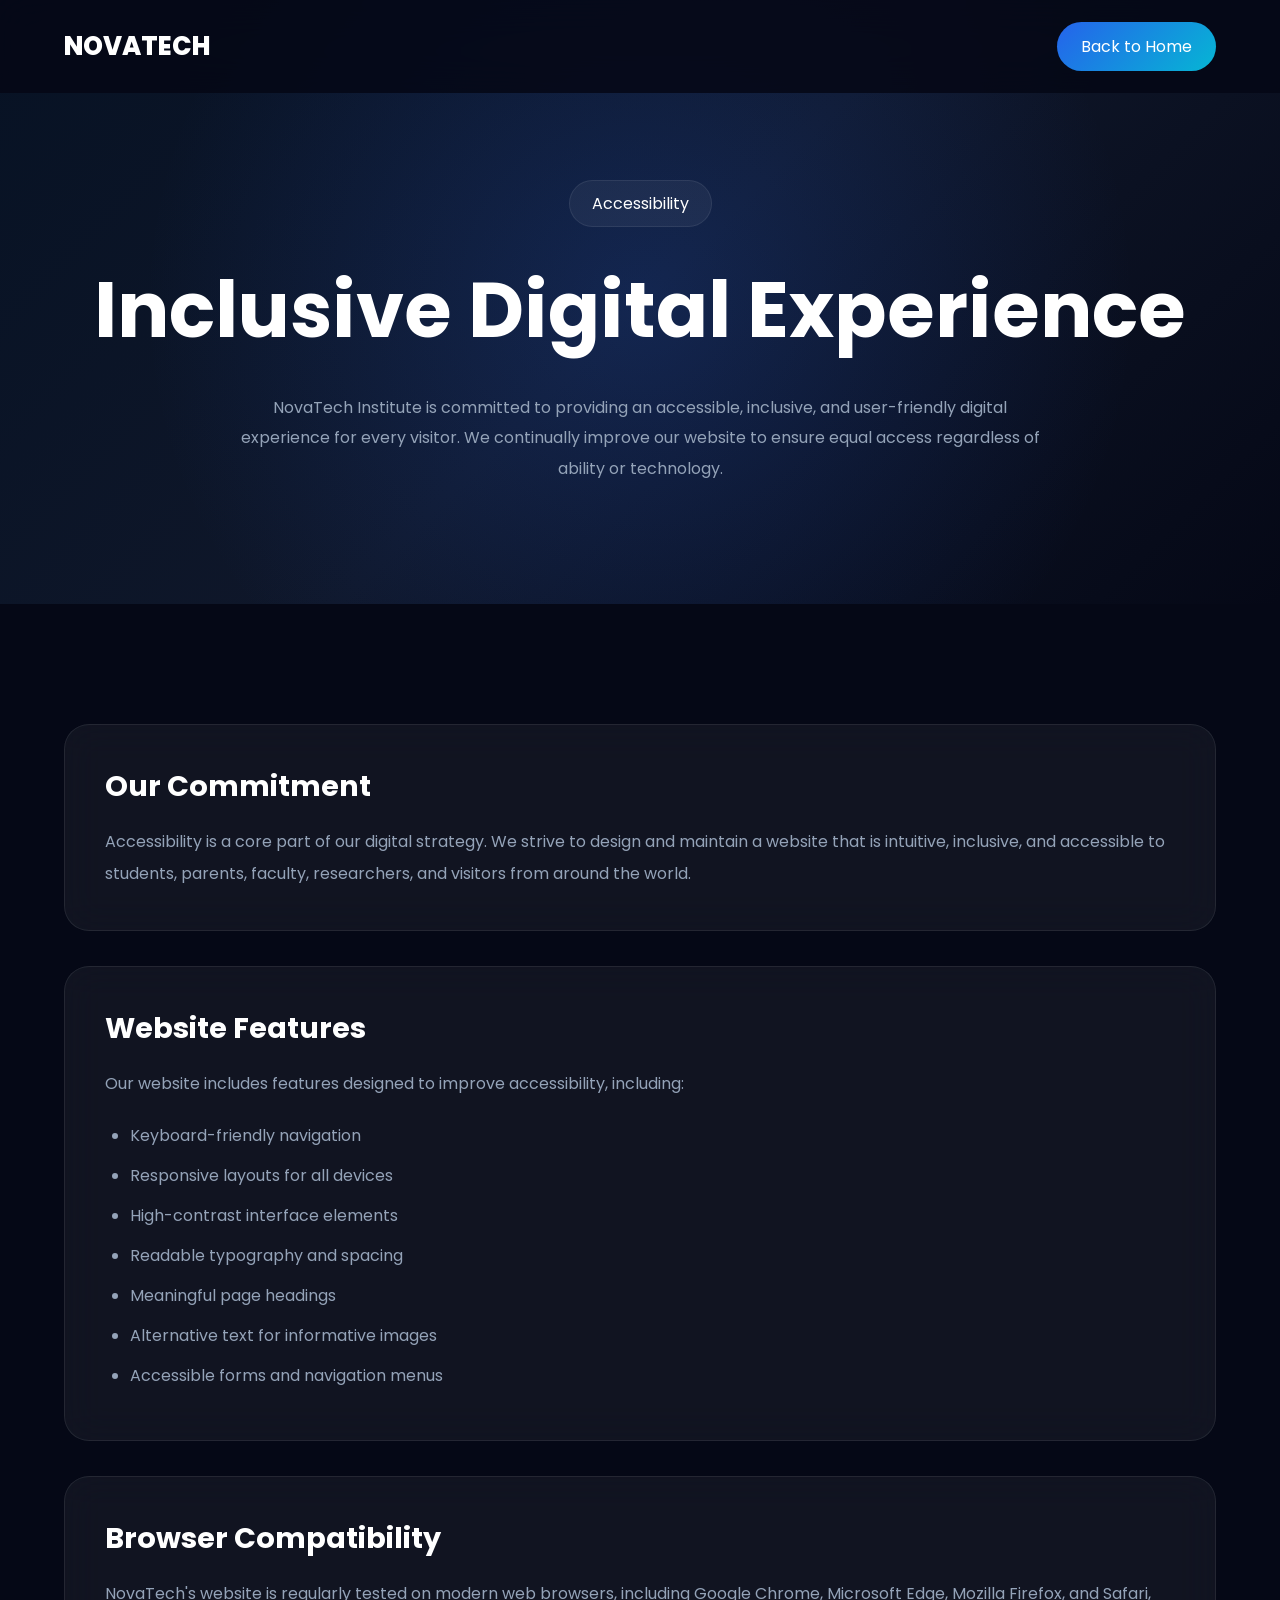
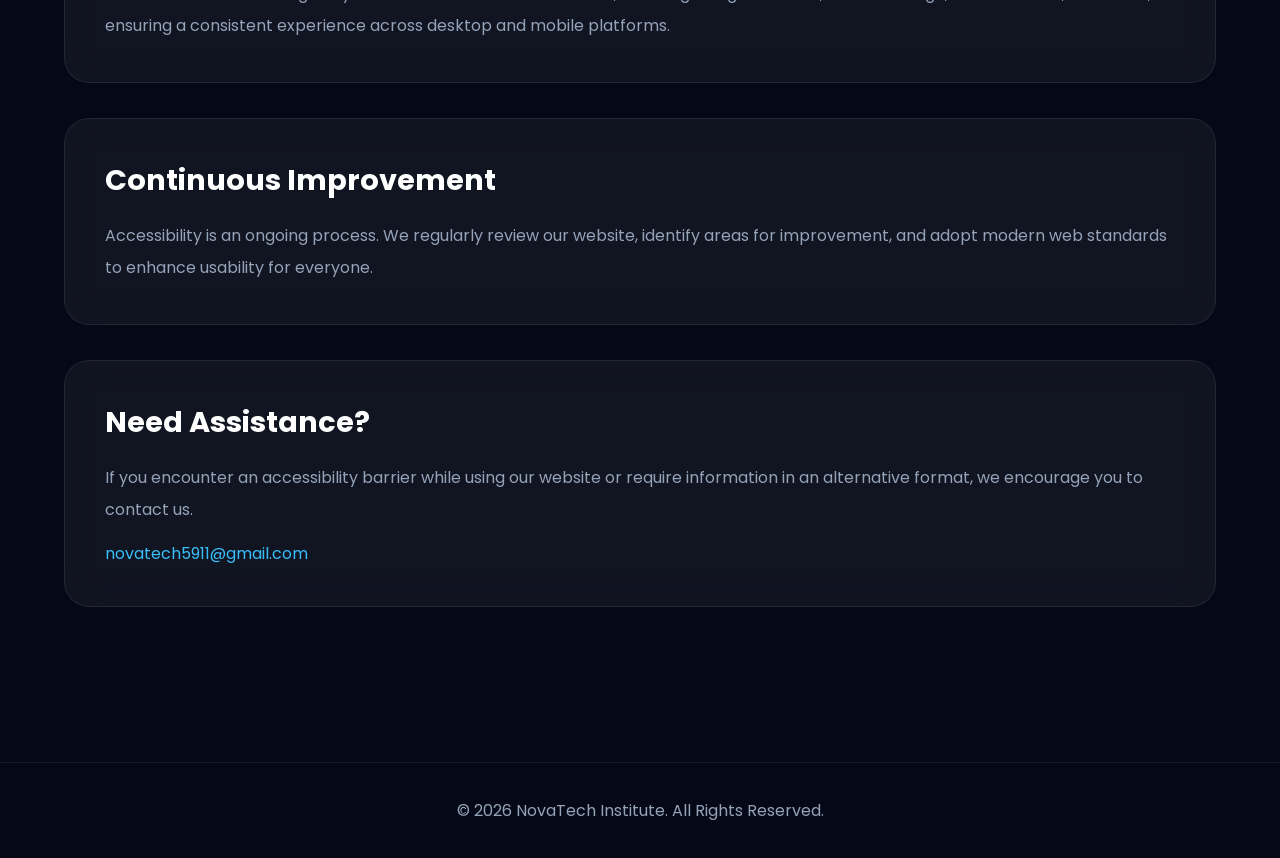
<file: accessibility.html>
<!DOCTYPE html>
<html lang="en">

<head>

    <meta charset="UTF-8">

    <meta name="viewport" content="width=device-width, initial-scale=1.0">

    <title>Accessibility | NovaTech</title>

    <link rel="stylesheet" href="privacy.css">

    <link rel="preconnect" href="https://fonts.googleapis.com">

    <link rel="preconnect" href="https://fonts.gstatic.com" crossorigin>

    <link href="https://fonts.googleapis.com/css2?family=Poppins:wght@300;400;500;600;700;800&display=swap"
        rel="stylesheet">
    <link rel="icon" type="image/svg" href="favicon.svg">

</head>

<body>


    <nav class="navbar">

        <div class="container nav-wrapper">

            <div class="logo">

                NOVATECH

            </div>

            <a href="index.html" class="cta-btn">

                Back to Home

            </a>

        </div>

    </nav>



    <section class="privacy-hero">

        <div class="hero-overlay"></div>

        <div class="container">

            <div class="hero-content">

                <span class="section-tag">

                    Accessibility

                </span>

                <h1>

                    Inclusive Digital Experience

                </h1>

                <p>

                    NovaTech Institute is committed to providing an accessible,
                    inclusive, and user-friendly digital experience for every
                    visitor. We continually improve our website to ensure equal
                    access regardless of ability or technology.

                </p>

            </div>

        </div>

    </section>



    <section class="privacy-content">

        <div class="container">

            <div class="policy-card">

                <h2>

                    Our Commitment

                </h2>

                <p>

                    Accessibility is a core part of our digital strategy.
                    We strive to design and maintain a website that is
                    intuitive, inclusive, and accessible to students,
                    parents, faculty, researchers, and visitors from
                    around the world.

                </p>

            </div>

            <div class="policy-card">

                <h2>

                    Website Features

                </h2>

                <p>

                    Our website includes features designed to improve
                    accessibility, including:

                </p>

                <ul>

                    <li>Keyboard-friendly navigation</li>

                    <li>Responsive layouts for all devices</li>

                    <li>High-contrast interface elements</li>

                    <li>Readable typography and spacing</li>

                    <li>Meaningful page headings</li>

                    <li>Alternative text for informative images</li>

                    <li>Accessible forms and navigation menus</li>

                </ul>

            </div>

            <div class="policy-card">

                <h2>

                    Browser Compatibility

                </h2>

                <p>

                    NovaTech's website is regularly tested on modern web
                    browsers, including Google Chrome, Microsoft Edge,
                    Mozilla Firefox, and Safari, ensuring a consistent
                    experience across desktop and mobile platforms.

                </p>

            </div>

            <div class="policy-card">

                <h2>

                    Continuous Improvement

                </h2>

                <p>

                    Accessibility is an ongoing process. We regularly
                    review our website, identify areas for improvement,
                    and adopt modern web standards to enhance usability
                    for everyone.

                </p>

            </div>

            <div class="policy-card">

                <h2>

                    Need Assistance?

                </h2>

                <p>

                    If you encounter an accessibility barrier while using
                    our website or require information in an alternative
                    format, we encourage you to contact us.

                </p>

                <a href="mailto:novatech5911@gmail.com">

                    novatech5911@gmail.com

                </a>

            </div>

        </div>

    </section>



    <footer>

        <p>

            © 2026 NovaTech Institute. All Rights Reserved.

        </p>

    </footer>

</body>

</html>
</file>
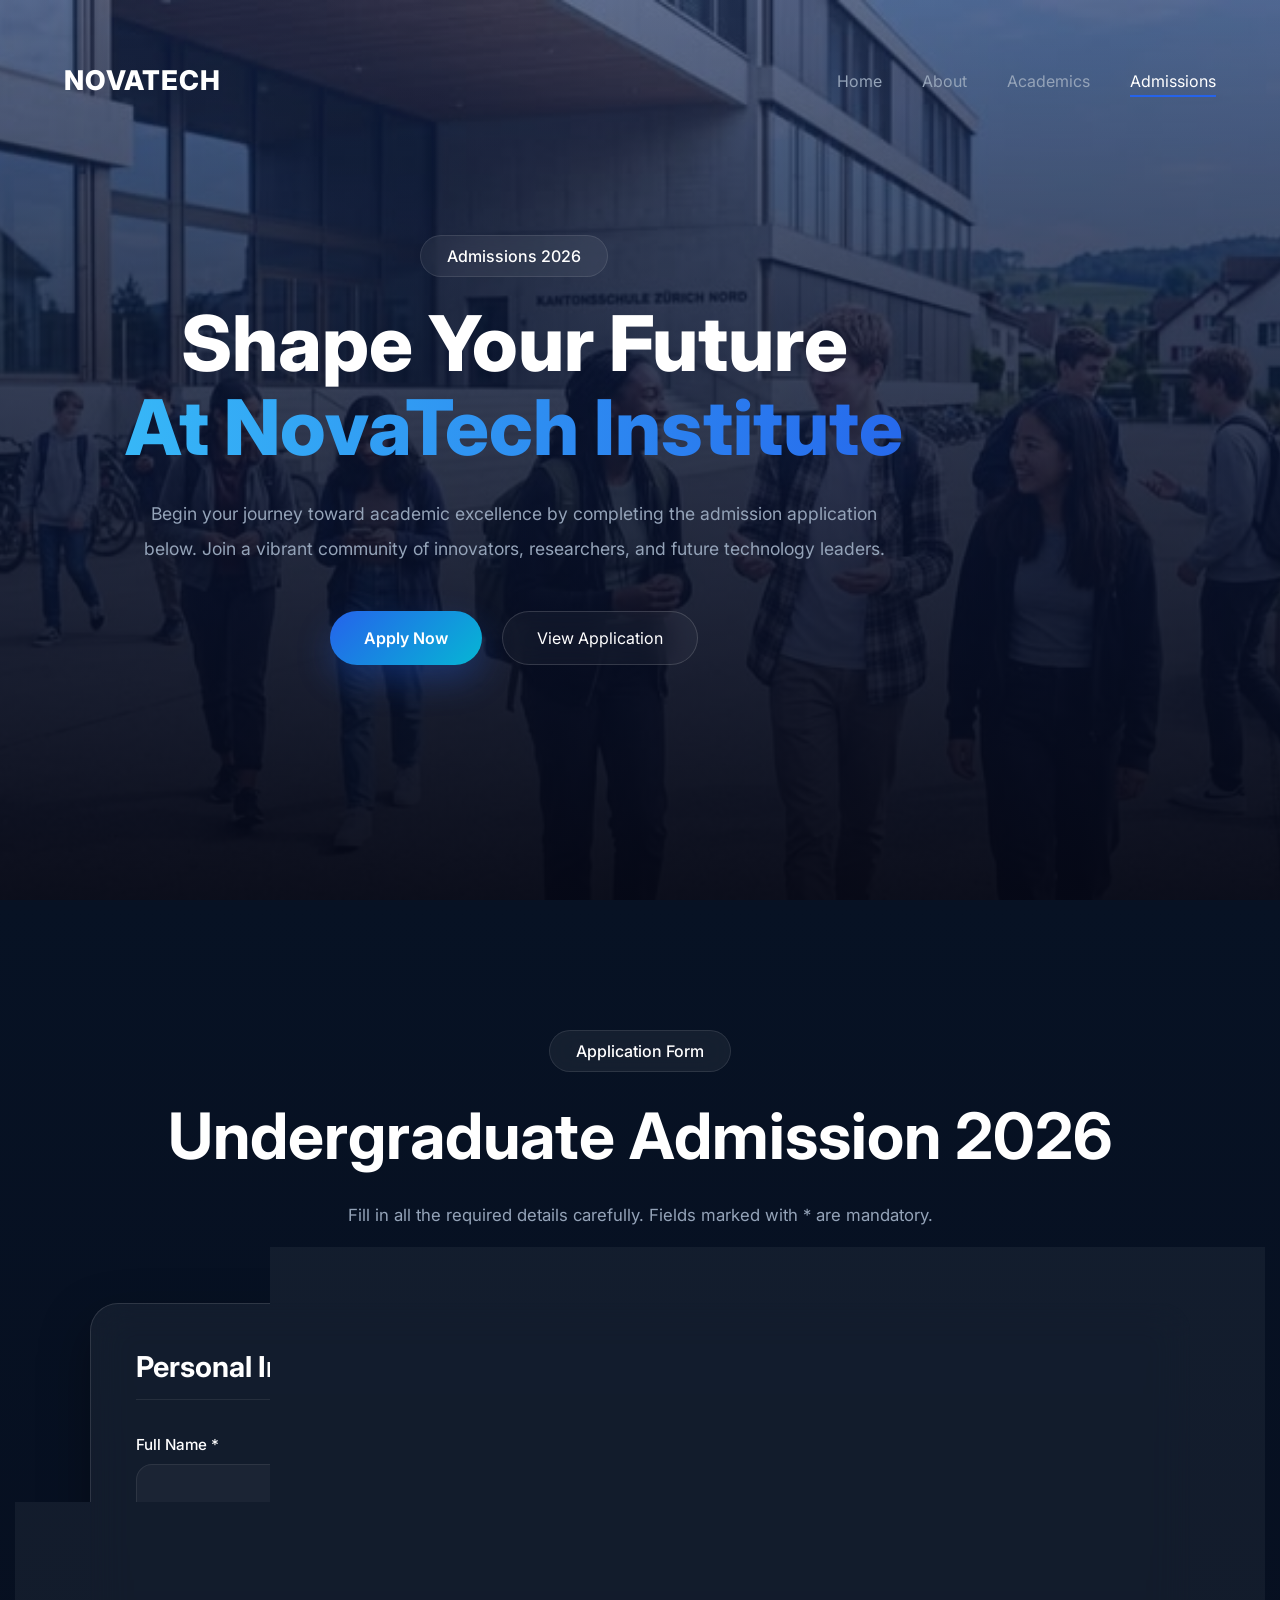
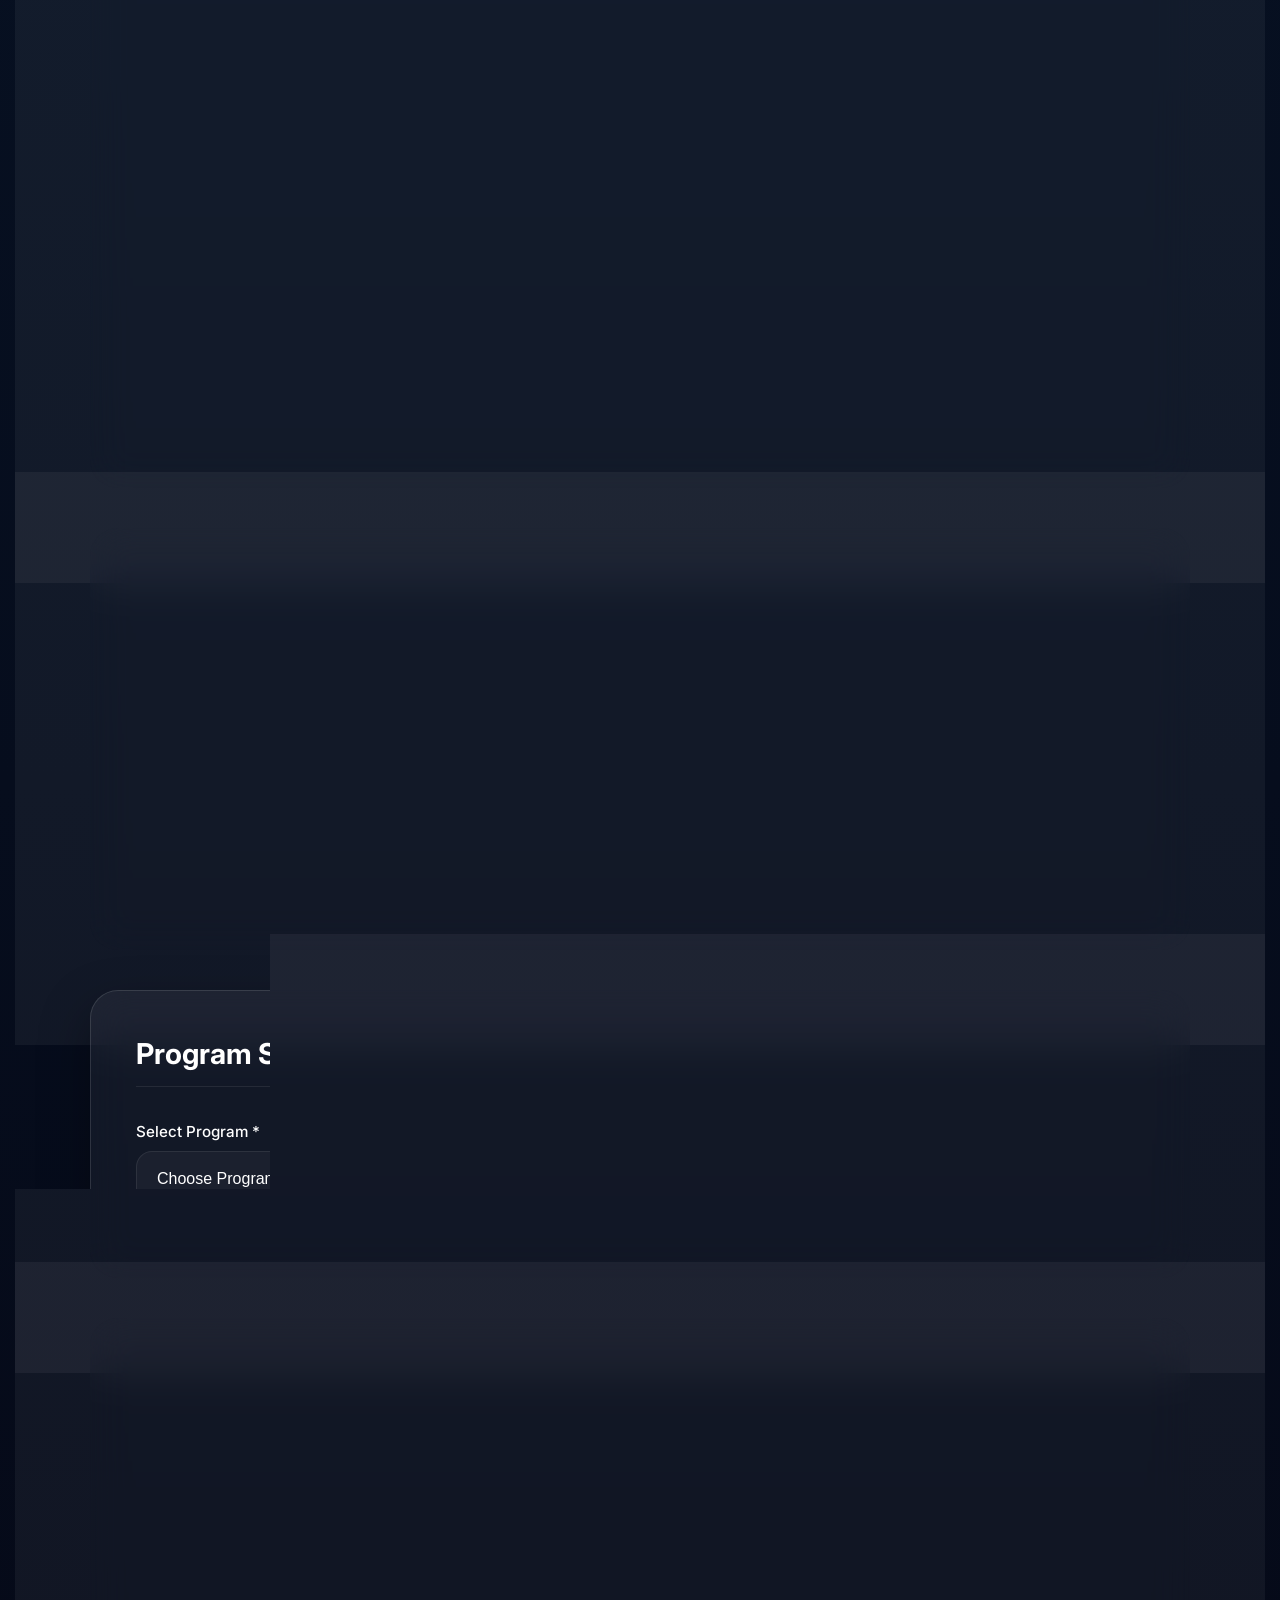
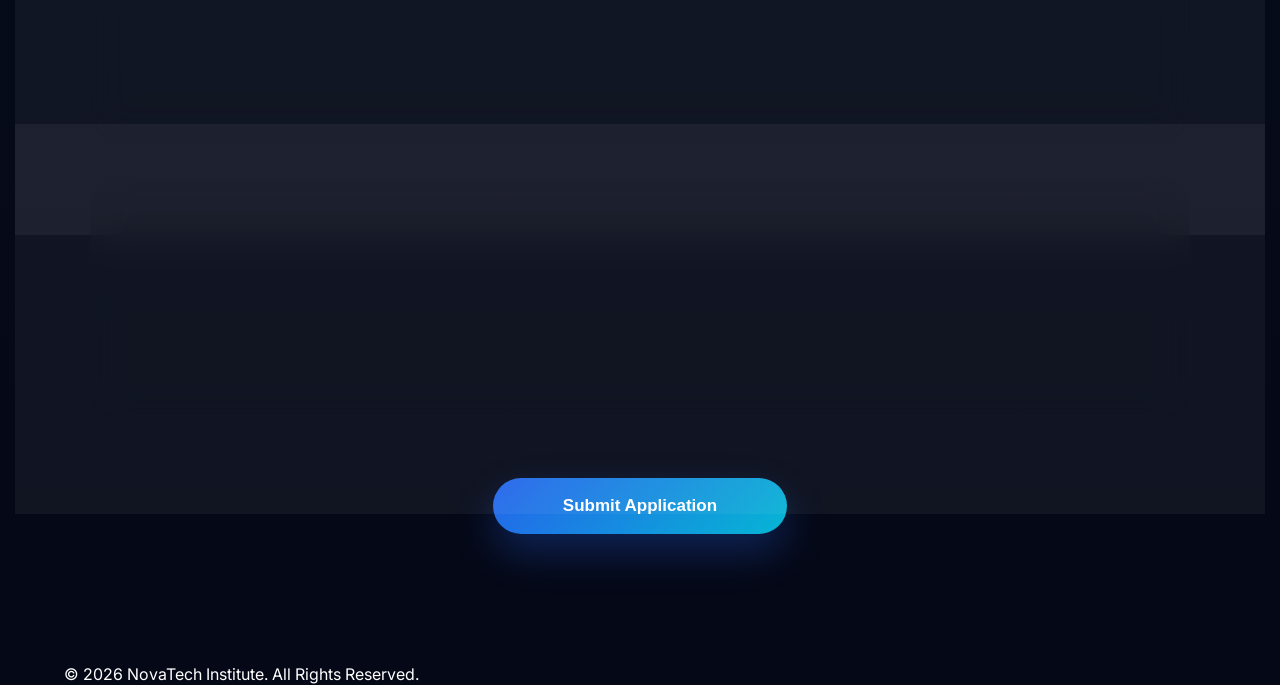
<file: admissions.html>
<!DOCTYPE html>
<html lang="en">

<head>

    <meta charset="UTF-8">

    <meta name="viewport" content="width=device-width, initial-scale=1.0">

    <title>Admissions | NovaTech Institute</title>

    <link rel="stylesheet" href="variables.css">
    <link rel="stylesheet" href="admissions.css">

    <link rel="stylesheet" href="navbar.css">

    </link>

    <link rel="preconnect" href="https://fonts.googleapis.com">

    <link rel="preconnect" href="https://fonts.gstatic.com" crossorigin>

    <link href="https://fonts.googleapis.com/css2?family=Poppins:wght@300;400;500;600;700;800&display=swap"
        rel="stylesheet">
    <link rel="icon" type="image/svg" href="favicon.svg">

</head>

<body>



    <nav class="navbar">

        <div class="container nav-wrapper">

            <div class="logo">

                NOVATECH

            </div>

            <ul class="nav-links">

                <li>
                    <a href="index.html">
                        Home
                    </a>
                </li>

                <li>
                    <a href="about.html">
                        About
                    </a>
                </li>

                <li>
                    <a href="academics.html">
                        Academics
                    </a>
                </li>

                <li>
                    <a href="admissions.html" class="active">
                        Admissions
                    </a>
                </li>

            </ul>

        </div>

    </nav>


    <section class="admissions-hero">

        <div class="hero-bg"></div>

        <div class="hero-overlay"></div>

        <div class="container">

            <div class="hero-content">

                <span class="section-tag">

                    Admissions 2026

                </span>

                <h1>

                    Shape Your Future

                    <span>

                        At NovaTech Institute

                    </span>

                </h1>

                <p>

                    Begin your journey toward academic
                    excellence by completing the
                    admission application below.
                    Join a vibrant community of
                    innovators, researchers,
                    and future technology leaders.

                </p>

                <div class="hero-buttons">

                    <a href="#application" class="primary-btn">

                        Apply Now

                    </a>

                    <a href="#application" class="secondary-btn">

                        View Application

                    </a>

                </div>

            </div>

        </div>

    </section>




    <section id="application" class="application-section">

        <div class="container">

            <div class="section-header">

                <span class="section-tag">

                    Application Form

                </span>

                <h2>

                    Undergraduate Admission 2026

                </h2>

                <p>

                    Fill in all the required details
                    carefully. Fields marked with *
                    are mandatory.

                </p>

            </div>

            <form id="admissionForm">



                <div class="form-card">

                    <h3>

                        Personal Information

                    </h3>

                    <div class="form-grid">

                        <div class="input-box">

                            <label>

                                Full Name *

                            </label>

                            <input type="text" id="name">

                            <small class="error"></small>

                        </div>

                        <div class="input-box">

                            <label>

                                Date of Birth *

                            </label>

                            <input type="date" id="dob">

                            <small class="error"></small>

                        </div>

                        <div class="input-box">

                            <label>

                                Gender *

                            </label>

                            <select id="gender">

                                <option value="">
                                    Select
                                </option>

                                <option>
                                    Male
                                </option>

                                <option>
                                    Female
                                </option>

                                <option>
                                    Other
                                </option>

                            </select>

                            <small class="error"></small>

                        </div>

                        <div class="input-box">

                            <label>

                                Nationality *

                            </label>

                            <input type="text" id="nationality">

                            <small class="error"></small>

                        </div>

                        <div class="input-box">

                            <label>

                                Email Address *

                            </label>

                            <input type="email" id="email">

                            <small class="error"></small>

                        </div>

                        <div class="input-box">

                            <label>

                                Mobile Number *

                            </label>

                            <input type="tel" id="phone">

                            <small class="error"></small>

                        </div>

                        <div class="input-box full">

                            <label>

                                Residential Address *

                            </label>

                            <textarea id="address" rows="4"></textarea>

                            <small class="error"></small>

                        </div>

                    </div>

                </div>



                <div class="form-card">

                    <h3>

                        Academic Information

                    </h3>

                    <div class="form-grid">

                        <div class="input-box">

                            <label>

                                10th Percentage *

                            </label>

                            <input type="number" id="tenth">

                            <small class="error"></small>

                        </div>

                        <div class="input-box">

                            <label>

                                12th Percentage *

                            </label>

                            <input type="number" id="twelfth">

                            <small class="error"></small>

                        </div>

                        <div class="input-box">

                            <label>

                                Board *

                            </label>

                            <input type="text" id="board">

                            <small class="error"></small>

                        </div>

                        <div class="input-box">

                            <label>

                                Passing Year *

                            </label>

                            <input type="number" id="year">

                            <small class="error"></small>

                        </div>

                    </div>

                </div>



                <div class="form-card">

                    <h3>

                        Program Selection

                    </h3>

                    <div class="form-grid">

                        <div class="input-box full">

                            <label>

                                Select Program *

                            </label>

                            <select id="program">

                                <option value="">
                                    Choose Program
                                </option>

                                <option>
                                    B.Tech Artificial Intelligence & Data Science
                                </option>

                                <option>
                                    B.Tech Computer Science Engineering
                                </option>

                                <option>
                                    B.Tech Information Technology
                                </option>

                                <option>
                                    B.Tech Electronics & Communication Engineering
                                </option>

                                <option>
                                    B.Tech Electrical & Electronics Engineering
                                </option>

                                <option>
                                    B.Tech Mechanical Engineering
                                </option>

                                <option>
                                    B.Tech Civil Engineering
                                </option>

                            </select>

                            <small class="error"></small>

                        </div>

                    </div>

                </div>




                <div class="form-card">

                    <h3>

                        Parent / Guardian

                    </h3>

                    <div class="form-grid">

                        <div class="input-box">

                            <label>

                                Father's Name *

                            </label>

                            <input type="text" id="father">

                            <small class="error"></small>

                        </div>

                        <div class="input-box">

                            <label>

                                Mother's Name *

                            </label>

                            <input type="text" id="mother">

                            <small class="error"></small>

                        </div>

                        <div class="input-box">

                            <label>

                                Parent Contact *

                            </label>

                            <input type="tel" id="parentPhone">

                            <small class="error"></small>

                        </div>

                    </div>

                </div>



                <div class="form-card">

                    <h3>

                        Declaration

                    </h3>

                    <div class="checkbox-area">

                        <input type="checkbox" id="agree">

                        <label for="agree">

                            I hereby declare that all
                            information provided in this
                            application is true and correct.
                            I understand that providing
                            false information may result in
                            cancellation of my admission.

                        </label>

                    </div>

                    <small class="error" id="agreeError"></small>

                </div>



                <div class="submit-area">

                    <button type="submit" class="primary-btn">

                        Submit Application

                    </button>

                </div>

            </form>

        </div>

    </section>




    <footer class="footer">

        <div class="container">

            <p>

                © 2026 NovaTech Institute.
                All Rights Reserved.

            </p>

        </div>

    </footer>

    <script src="admission.js"></script>
    <script src="navbar.js"></script>

</body>

</html>
</file>
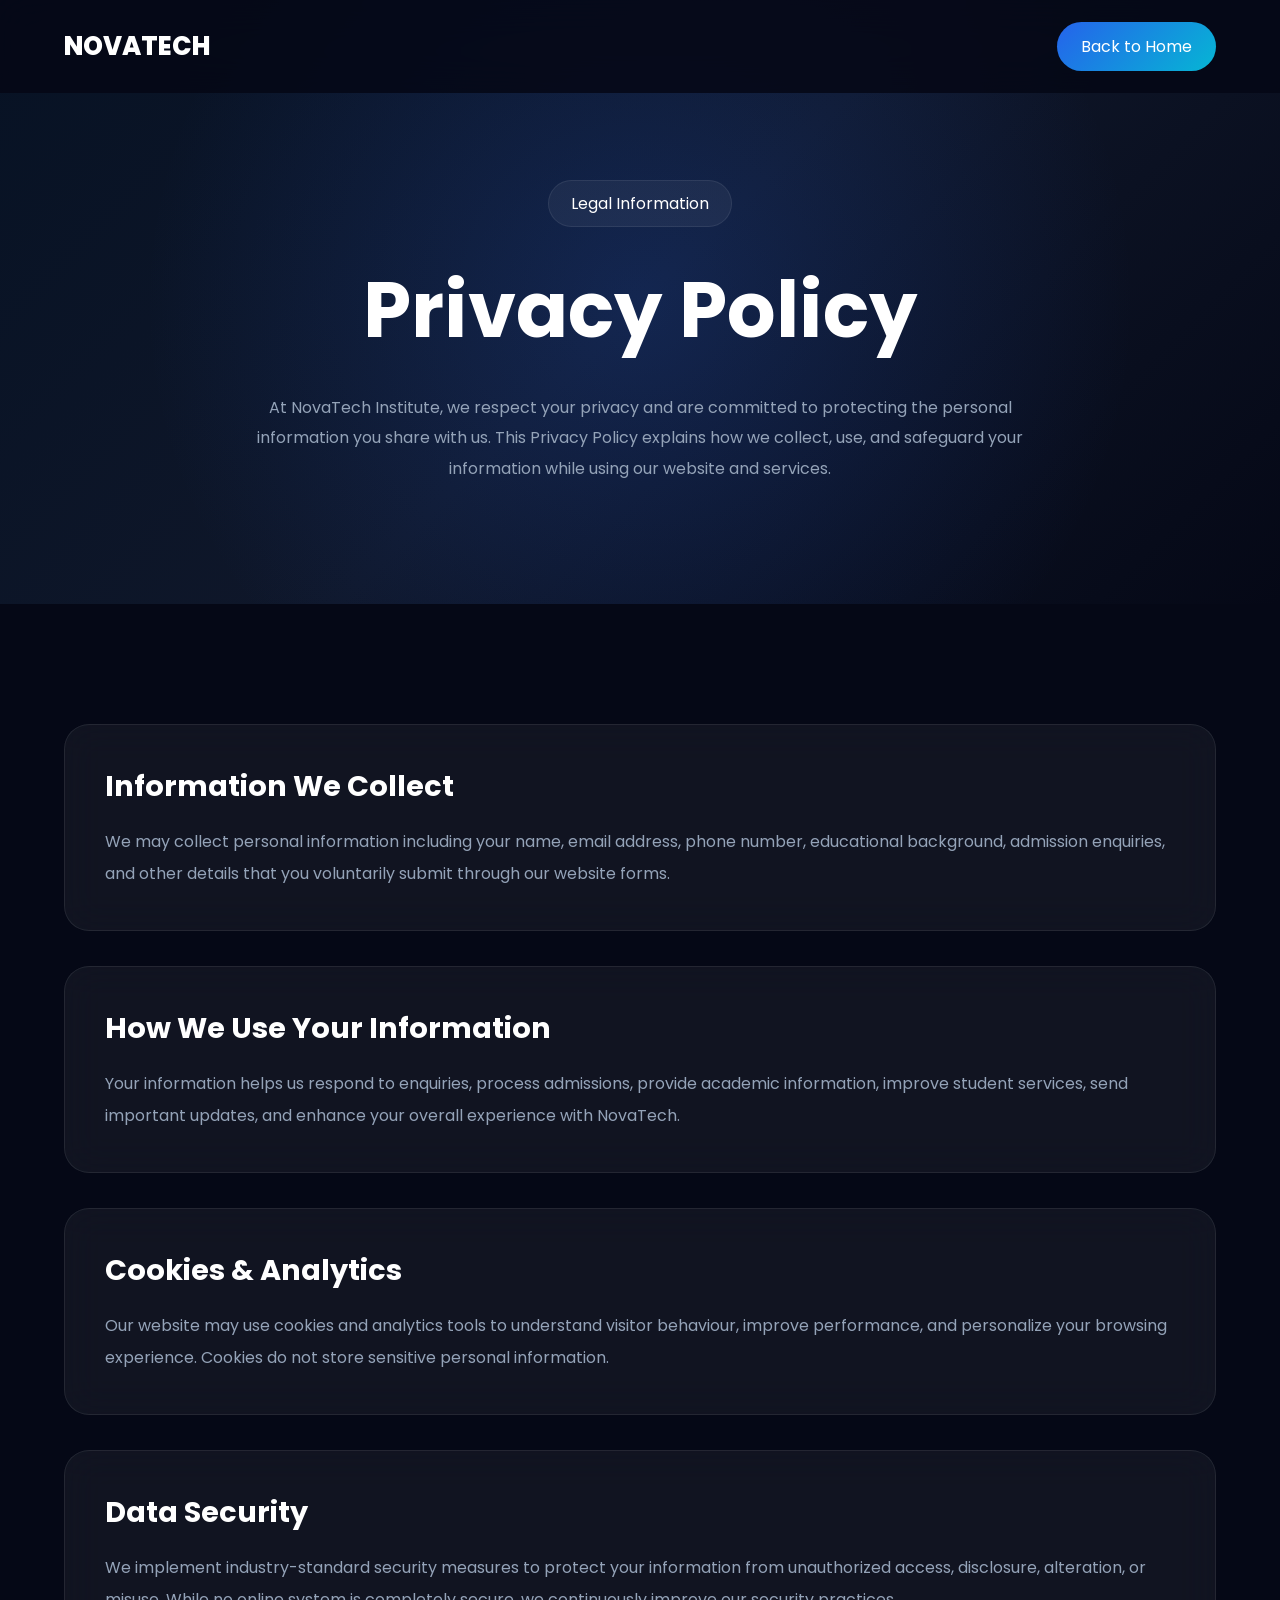
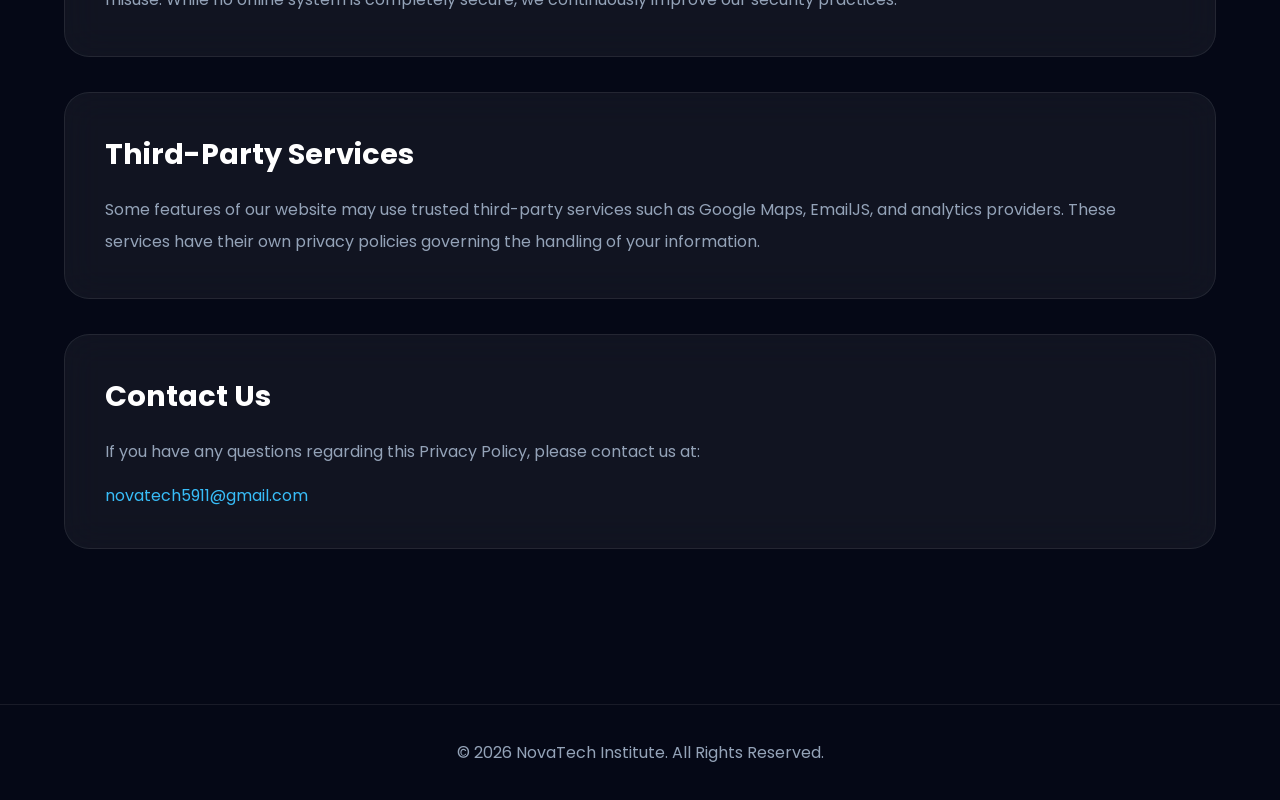
<file: privacy.html>
<!DOCTYPE html>
<html lang="en">

<head>

    <meta charset="UTF-8">

    <meta name="viewport" content="width=device-width, initial-scale=1.0">

    <title>Privacy Policy | NovaTech</title>

    <link rel="stylesheet" href="privacy.css">

    <link rel="preconnect" href="https://fonts.googleapis.com">

    <link rel="preconnect" href="https://fonts.gstatic.com" crossorigin>

    <link href="https://fonts.googleapis.com/css2?family=Poppins:wght@300;400;500;600;700;800&display=swap"
        rel="stylesheet">
    <link rel="icon" type="image/svg" href="favicon.svg">
</head>

<body>


    <nav class="navbar">

        <div class="container nav-wrapper">

            <div class="logo">
                NOVATECH
            </div>

            <a href="index.html" class="cta-btn">
                Back to Home
            </a>

        </div>

    </nav>



    <section class="privacy-hero">

        <div class="hero-overlay"></div>

        <div class="container">

            <div class="hero-content">

                <span class="section-tag">
                    Legal Information
                </span>

                <h1>
                    Privacy Policy
                </h1>

                <p>

                    At NovaTech Institute, we respect your privacy and are committed
                    to protecting the personal information you share with us.
                    This Privacy Policy explains how we collect, use, and safeguard
                    your information while using our website and services.

                </p>

            </div>

        </div>

    </section>



    <section class="privacy-content">

        <div class="container">

            <div class="policy-card">

                <h2>
                    Information We Collect
                </h2>

                <p>

                    We may collect personal information including your name,
                    email address, phone number, educational background,
                    admission enquiries, and other details that you voluntarily
                    submit through our website forms.

                </p>

            </div>


            <div class="policy-card">

                <h2>
                    How We Use Your Information
                </h2>

                <p>

                    Your information helps us respond to enquiries,
                    process admissions, provide academic information,
                    improve student services, send important updates,
                    and enhance your overall experience with NovaTech.

                </p>

            </div>


            <div class="policy-card">

                <h2>
                    Cookies & Analytics
                </h2>

                <p>

                    Our website may use cookies and analytics tools
                    to understand visitor behaviour, improve performance,
                    and personalize your browsing experience.
                    Cookies do not store sensitive personal information.

                </p>

            </div>


            <div class="policy-card">

                <h2>
                    Data Security
                </h2>

                <p>

                    We implement industry-standard security measures to
                    protect your information from unauthorized access,
                    disclosure, alteration, or misuse.
                    While no online system is completely secure,
                    we continuously improve our security practices.

                </p>

            </div>


            <div class="policy-card">

                <h2>
                    Third-Party Services
                </h2>

                <p>

                    Some features of our website may use trusted third-party
                    services such as Google Maps, EmailJS, and analytics
                    providers. These services have their own privacy policies
                    governing the handling of your information.

                </p>

            </div>


            <div class="policy-card">

                <h2>
                    Contact Us
                </h2>

                <p>

                    If you have any questions regarding this Privacy Policy,
                    please contact us at:

                </p>

                <a href="mailto:novatech5911@gmail.com">

                    novatech5911@gmail.com

                </a>

            </div>

        </div>

    </section>




    <footer>

        <p>

            © 2026 NovaTech Institute.
            All Rights Reserved.

        </p>

    </footer>

</body>

</html>
</file>
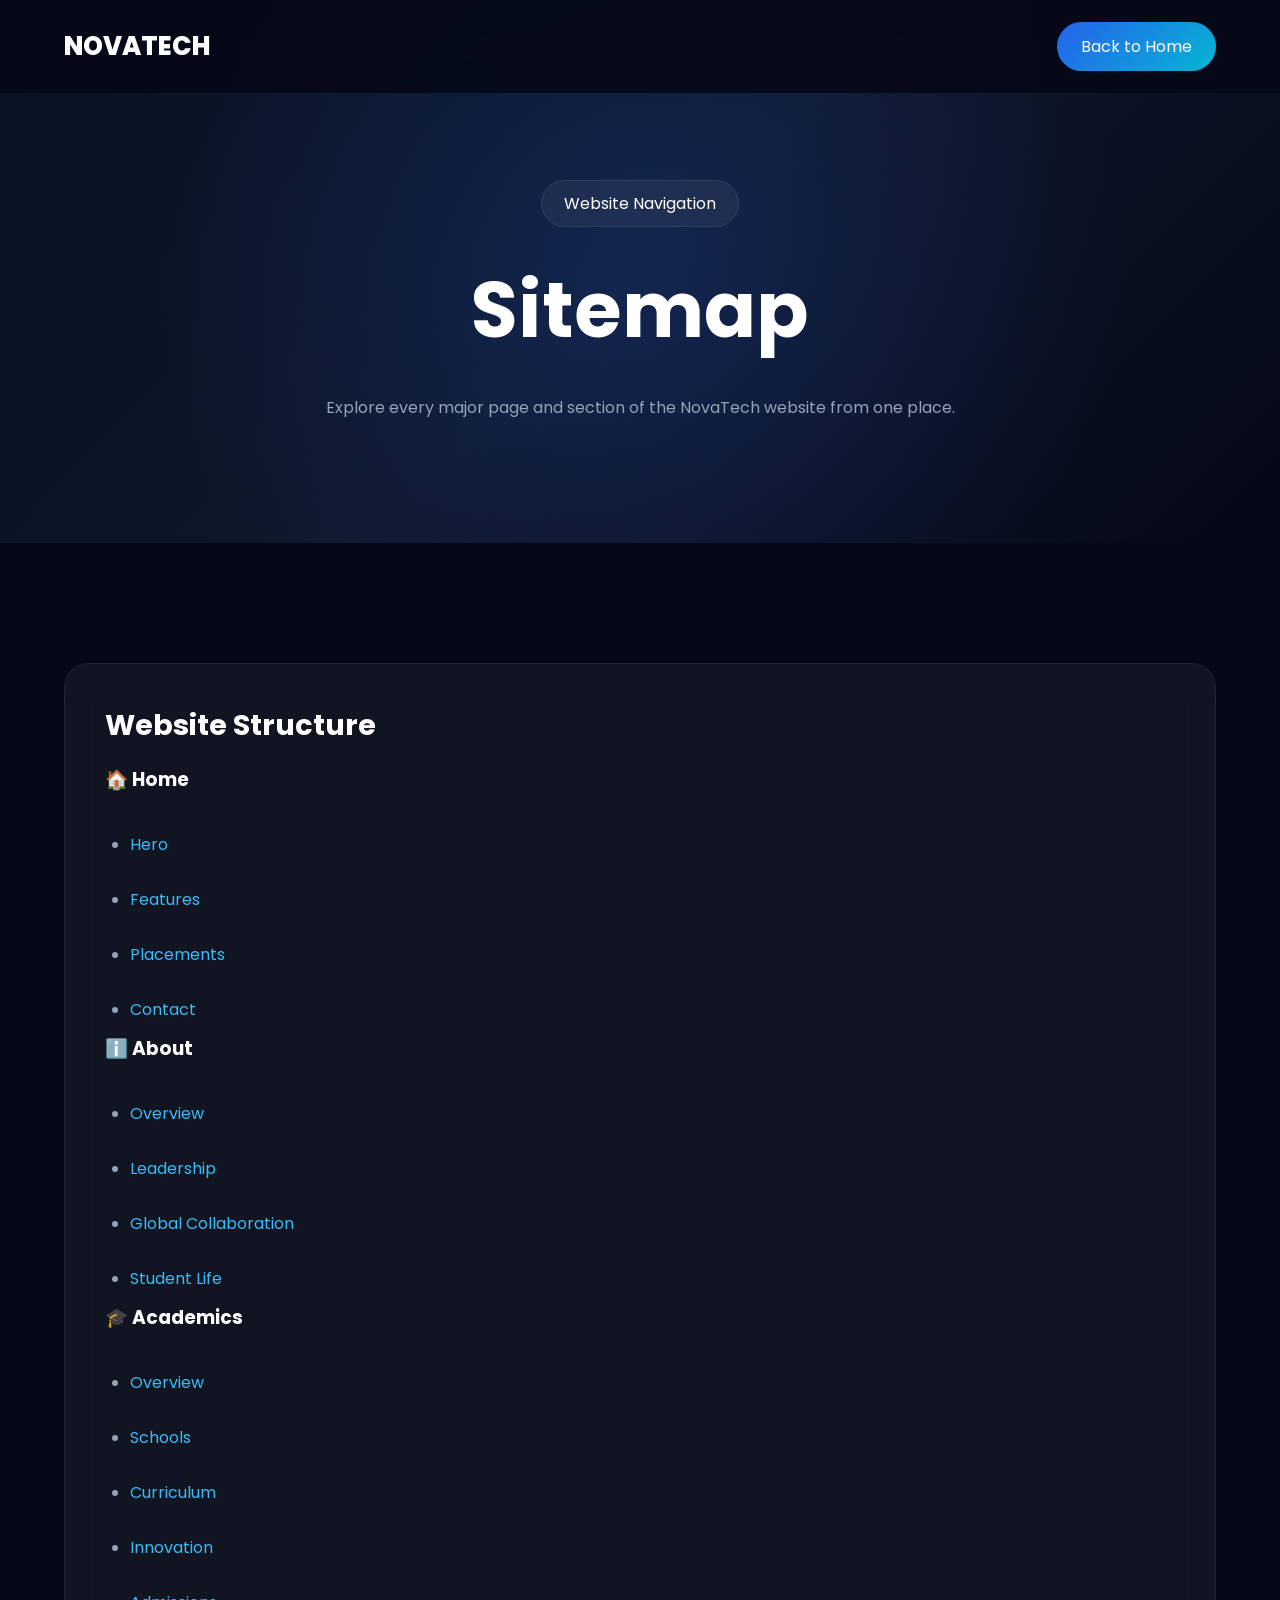
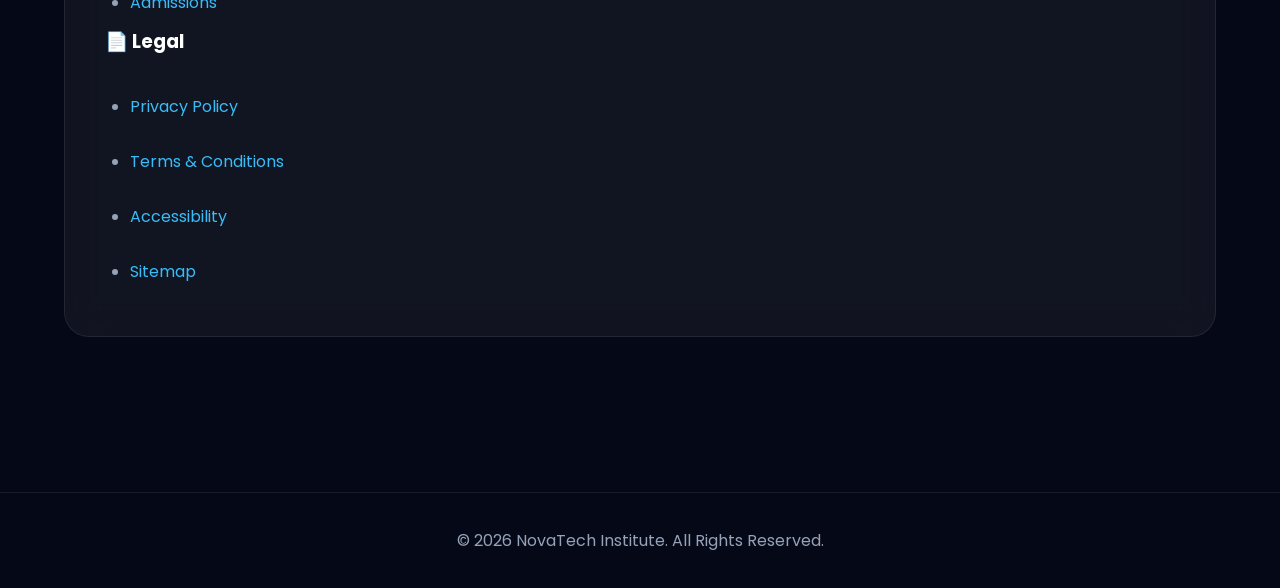
<file: sitemap.html>
<!DOCTYPE html>
<html lang="en">

<head>

    <meta charset="UTF-8">

    <meta name="viewport" content="width=device-width, initial-scale=1.0">

    <title>Sitemap | NovaTech</title>

    <link rel="stylesheet" href="privacy.css">

    <link rel="preconnect" href="https://fonts.googleapis.com">

    <link rel="preconnect" href="https://fonts.gstatic.com" crossorigin>

    <link href="https://fonts.googleapis.com/css2?family=Poppins:wght@300;400;500;600;700;800&display=swap"
        rel="stylesheet">
    <link rel="icon" type="image/svg" href="favicon.svg">

</head>

<body>



    <nav class="navbar">

        <div class="container nav-wrapper">

            <div class="logo">

                NOVATECH

            </div>

            <a href="index.html" class="cta-btn">

                Back to Home

            </a>

        </div>

    </nav>



    <section class="privacy-hero">

        <div class="hero-overlay"></div>

        <div class="container">

            <div class="hero-content">

                <span class="section-tag">

                    Website Navigation

                </span>

                <h1>

                    Sitemap

                </h1>

                <p>

                    Explore every major page and section of the
                    NovaTech website from one place.

                </p>

            </div>

        </div>

    </section>


    <section class="privacy-content">

        <div class="container">

            <div class="policy-card">

                <h2>

                    Website Structure

                </h2>

                <div class="site-tree">

                    <div class="tree-item">

                        <h3>

                            🏠 Home

                        </h3>

                        <ul>

                            <li><a href="index.html#hero">Hero</a></li>

                            <li><a href="index.html#features">Features</a></li>

                            <li><a href="index.html#placements">Placements</a></li>

                            <li><a href="index.html#contact">Contact</a></li>

                        </ul>

                    </div>

                    <div class="tree-item">

                        <h3>

                            ℹ️ About

                        </h3>

                        <ul>

                            <li><a href="about.html#about-hero">Overview</a></li>

                            <li><a href="about.html#leadership">Leadership</a></li>

                            <li><a href="about.html#global">Global Collaboration</a></li>

                            <li><a href="about.html#student-life">Student Life</a></li>

                        </ul>

                    </div>

                    <div class="tree-item">

                        <h3>

                            🎓 Academics

                        </h3>

                        <ul>

                            <li><a href="academics.html#academics-hero">Overview</a></li>

                            <li><a href="academics.html#schools">Schools</a></li>

                            <li><a href="academics.html#curriculum">Curriculum</a></li>

                            <li><a href="academics.html#innovation">Innovation</a></li>

                            <li><a href="academics.html#admissions">Admissions</a></li>

                        </ul>

                    </div>

                    <div class="tree-item">

                        <h3>

                            📄 Legal

                        </h3>

                        <ul>

                            <li><a href="privacy.html">Privacy Policy</a></li>

                            <li><a href="terms.html">Terms & Conditions</a></li>

                            <li><a href="accessibility.html">Accessibility</a></li>

                            <li><a href="sitemap.html">Sitemap</a></li>

                        </ul>

                    </div>

                </div>

            </div>

        </div>

    </section>

    <footer>

        <p>

            © 2026 NovaTech Institute. All Rights Reserved.

        </p>

    </footer>

</body>

</html>
</file>
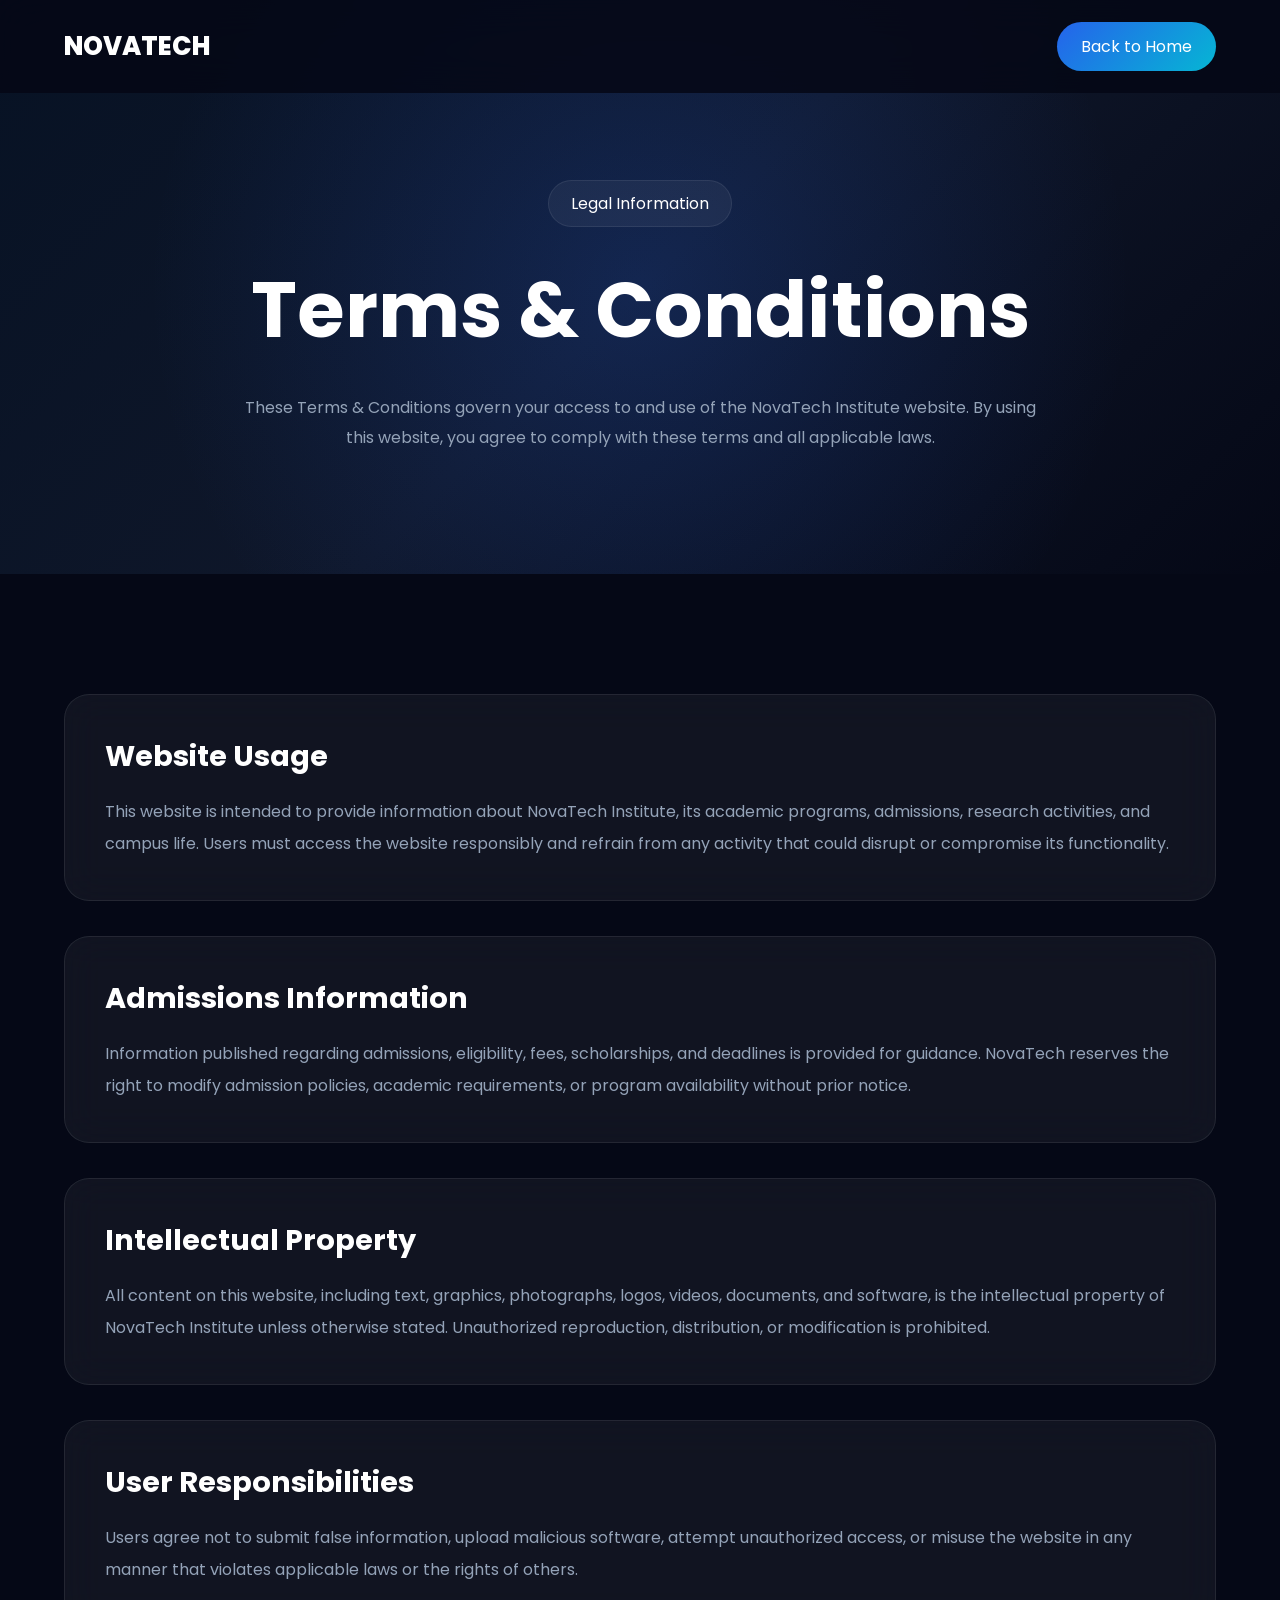
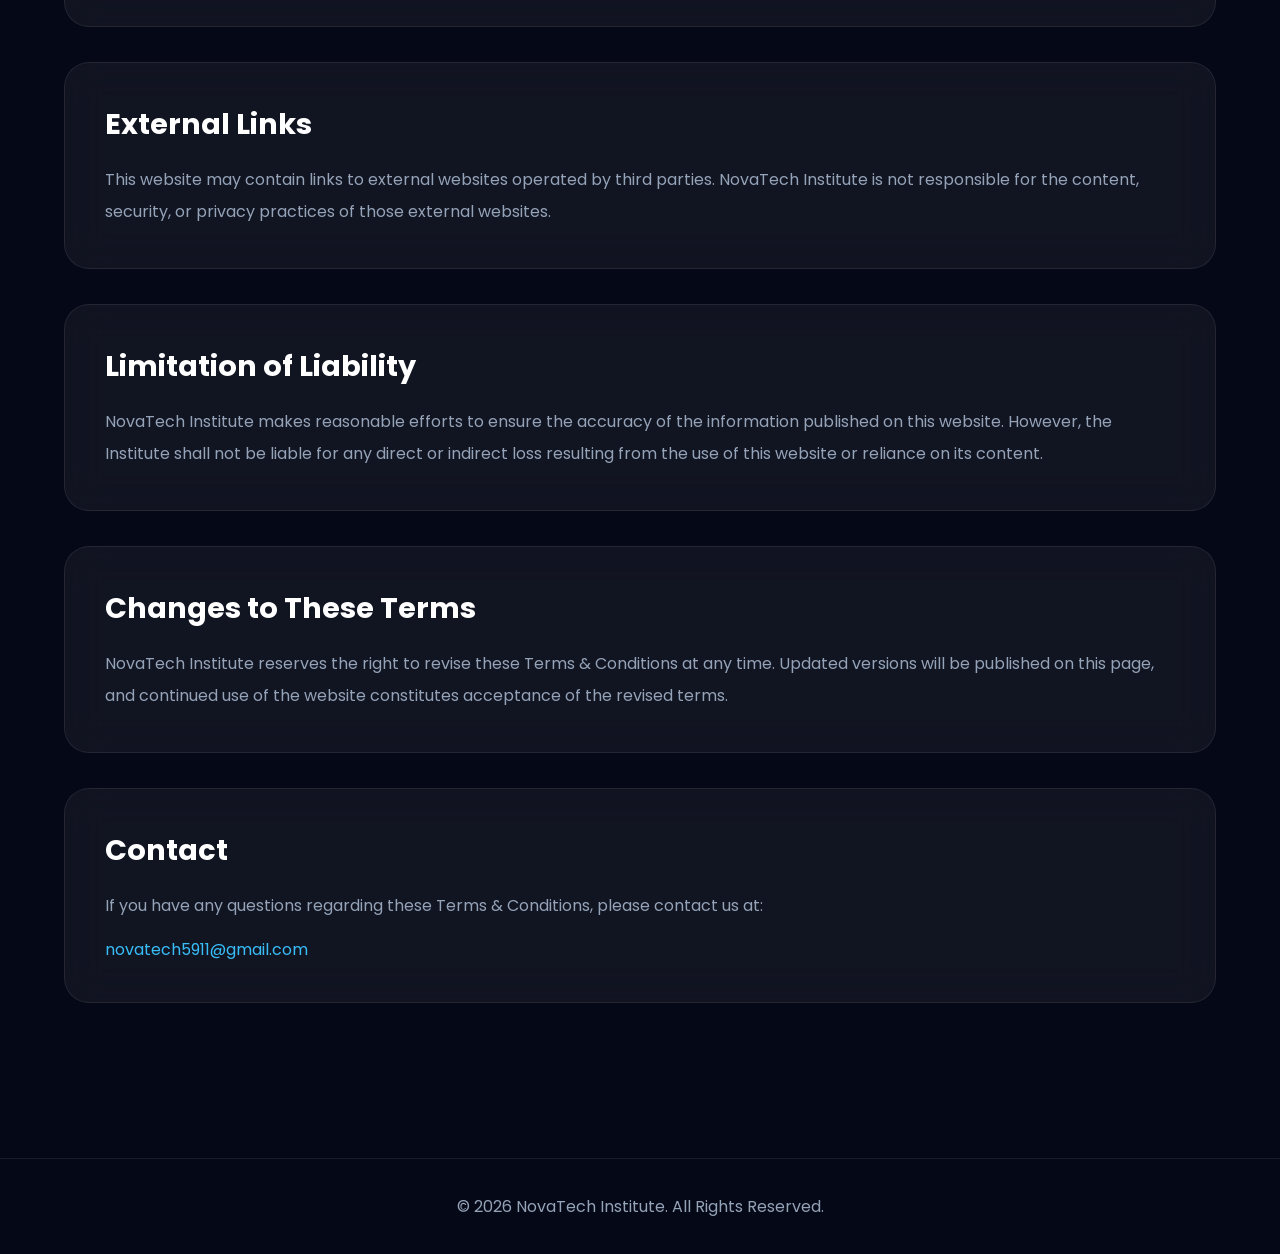
<file: terms.html>
<!DOCTYPE html>
<html lang="en">

<head>

    <meta charset="UTF-8">

    <meta name="viewport" content="width=device-width, initial-scale=1.0">

    <title>Terms & Conditions | NovaTech</title>

    <link rel="stylesheet" href="privacy.css">

    <link rel="preconnect" href="https://fonts.googleapis.com">

    <link rel="preconnect" href="https://fonts.gstatic.com" crossorigin>

    <link href="https://fonts.googleapis.com/css2?family=Poppins:wght@300;400;500;600;700;800&display=swap"
        rel="stylesheet">
    <link rel="icon" type="image/svg" href="favicon.svg">
</head>

<body>



    <nav class="navbar">

        <div class="container nav-wrapper">

            <div class="logo">

                NOVATECH

            </div>

            <a href="index.html" class="cta-btn">

                Back to Home

            </a>

        </div>

    </nav>


    <section class="privacy-hero">

        <div class="hero-overlay"></div>

        <div class="container">

            <div class="hero-content">

                <span class="section-tag">

                    Legal Information

                </span>

                <h1>

                    Terms & Conditions

                </h1>

                <p>

                    These Terms & Conditions govern your access to and use of the
                    NovaTech Institute website. By using this website, you agree
                    to comply with these terms and all applicable laws.

                </p>

            </div>

        </div>

    </section>



    <section class="privacy-content">

        <div class="container">

            <div class="policy-card">

                <h2>

                    Website Usage

                </h2>

                <p>

                    This website is intended to provide information about
                    NovaTech Institute, its academic programs, admissions,
                    research activities, and campus life. Users must access
                    the website responsibly and refrain from any activity
                    that could disrupt or compromise its functionality.

                </p>

            </div>

            <div class="policy-card">

                <h2>

                    Admissions Information

                </h2>

                <p>

                    Information published regarding admissions, eligibility,
                    fees, scholarships, and deadlines is provided for guidance.
                    NovaTech reserves the right to modify admission policies,
                    academic requirements, or program availability without
                    prior notice.

                </p>

            </div>

            <div class="policy-card">

                <h2>

                    Intellectual Property

                </h2>

                <p>

                    All content on this website, including text, graphics,
                    photographs, logos, videos, documents, and software,
                    is the intellectual property of NovaTech Institute
                    unless otherwise stated. Unauthorized reproduction,
                    distribution, or modification is prohibited.

                </p>

            </div>

            <div class="policy-card">

                <h2>

                    User Responsibilities

                </h2>

                <p>

                    Users agree not to submit false information,
                    upload malicious software, attempt unauthorized
                    access, or misuse the website in any manner that
                    violates applicable laws or the rights of others.

                </p>

            </div>

            <div class="policy-card">

                <h2>

                    External Links

                </h2>

                <p>

                    This website may contain links to external websites
                    operated by third parties. NovaTech Institute is not
                    responsible for the content, security, or privacy
                    practices of those external websites.

                </p>

            </div>

            <div class="policy-card">

                <h2>

                    Limitation of Liability

                </h2>

                <p>

                    NovaTech Institute makes reasonable efforts to ensure
                    the accuracy of the information published on this
                    website. However, the Institute shall not be liable
                    for any direct or indirect loss resulting from the use
                    of this website or reliance on its content.

                </p>

            </div>

            <div class="policy-card">

                <h2>

                    Changes to These Terms

                </h2>

                <p>

                    NovaTech Institute reserves the right to revise these
                    Terms & Conditions at any time. Updated versions will
                    be published on this page, and continued use of the
                    website constitutes acceptance of the revised terms.

                </p>

            </div>

            <div class="policy-card">

                <h2>

                    Contact

                </h2>

                <p>

                    If you have any questions regarding these Terms &
                    Conditions, please contact us at:

                </p>

                <a href="mailto:novatech5911@gmail.com">

                    novatech5911@gmail.com

                </a>

            </div>

        </div>

    </section>


    <footer>

        <p>

            © 2026 NovaTech Institute. All Rights Reserved.

        </p>

    </footer>

</body>

</html>
</file>
<file: privacy.css>
* {

    margin: 0;

    padding: 0;

    box-sizing: border-box;

}

body {

    font-family: Poppins, sans-serif;

    background: #050816;

    color: white;

}

a {

    text-decoration: none;

}

.container {

    width: min(1200px, 90%);

    margin: auto;

}



.navbar {

    position: fixed;

    top: 0;

    width: 100%;

    padding: 22px 0;

    background: rgba(5, 8, 22, .85);

    backdrop-filter: blur(18px);

    z-index: 1000;

}

.nav-wrapper {

    display: flex;

    justify-content: space-between;

    align-items: center;

}

.logo {

    font-size: 1.6rem;

    font-weight: 800;

}

.cta-btn {

    padding: 12px 24px;

    border-radius: 50px;

    background: linear-gradient(135deg, #2563eb, #06b6d4);

    color: white;

}



.privacy-hero {

    padding: 180px 0 120px;

    text-align: center;

    position: relative;

    background: linear-gradient(135deg, #071224, #0f172a, #050816);

}

.hero-overlay {

    position: absolute;

    inset: 0;

    background: radial-gradient(circle,
            rgba(37, 99, 235, .2),
            transparent 70%);

}

.hero-content {

    position: relative;

    z-index: 2;

}

.section-tag {

    display: inline-block;

    padding: 10px 22px;

    border-radius: 999px;

    background: rgba(255, 255, 255, .05);

    border: 1px solid rgba(255, 255, 255, .08);

}

.hero-content h1 {

    font-size: clamp(3rem, 6vw, 5rem);

    margin: 25px 0;

}

.hero-content p {

    color: #94a3b8;

    line-height: 1.9;

    max-width: 800px;

    margin: auto;

}



.privacy-content {

    padding: 120px 0;

}

.policy-card {

    background: rgba(255, 255, 255, .05);

    border: 1px solid rgba(255, 255, 255, .08);

    backdrop-filter: blur(18px);

    border-radius: 25px;

    padding: 40px;

    margin-bottom: 35px;

    transition: .35s;

}

.policy-card:hover {

    transform: translateY(-8px);

    border-color: #2563eb;

}

.policy-card h2 {

    margin-bottom: 18px;

    font-size: 1.8rem;

}

.policy-card p {

    color: #94a3b8;

    line-height: 2;

}

.policy-card a {

    color: #38bdf8;

    display: inline-block;

    margin-top: 15px;

}


footer {

    padding: 35px;

    text-align: center;

    border-top: 1px solid rgba(255, 255, 255, .08);

    color: #94a3b8;

}

.policy-card ul {

    margin-top: 20px;

    margin-left: 25px;

    color: #94a3b8;

    line-height: 2;

}

.policy-card li {

    margin-bottom: 8px;

}
</file>
<file: variables.css>
:root {



    --primary: #2563eb;
    --primary-dark: #1d4ed8;

    --secondary: #06b6d4;

    --bg: #050816;

    --surface: #0f172a;

    --text: #ffffff;

    --text-muted: #94a3b8;

    --border: rgba(255, 255, 255, .08);


    --glass-bg: rgba(255, 255, 255, .05);

    --glass-border: rgba(255, 255, 255, .12);

    --glass-blur: 20px;


    --shadow-lg:
        0 20px 50px rgba(0, 0, 0, .35);

    --shadow-md:
        0 10px 30px rgba(0, 0, 0, .25);



    --container: 1300px;



    --transition: .35s ease;
}
</file>
<file: admissions.css>
@import url('https://fonts.googleapis.com/css2?family=Inter:wght@300;400;500;600;700;800&display=swap'
);

* {
    margin: 0;
    padding: 0;
    box-sizing: border-box;
}

html {
    scroll-behavior: smooth;
}

body {
    font-family: 'Inter', sans-serif;
    background: var(--bg);
    color: var(--text);
    overflow-x: hidden;
}

a {
    text-decoration: none;
    color: inherit;
}

img {
    width: 100%;
    display: block;
}

.container {
    width: min(90%, var(--container));
    margin: auto;
}

section {
    padding: 120px 0;
}

.hero {

    position: relative;

    min-height: 100vh;

    overflow: hidden;

    display: flex;

    align-items: center;

}

.hero-bg {

    position: absolute;

    inset: 0;



    z-index: 1;

}

.hero-overlay {

    position: absolute;

    inset: 0;

    background:
        linear-gradient(110deg,
            rgba(2, 6, 23, .96) 0%,
            rgba(8, 15, 40, .92) 25%,
            rgba(15, 23, 42, .85) 45%,
            rgba(30, 64, 175, .65) 70%,
            rgba(56, 189, 248, .25) 100%);

    z-index: 2;

}

.hero::before {

    content: "";

    position: absolute;

    width: 700px;

    height: 700px;

    left: -200px;

    top: 50%;

    transform: translateY(-50%);

    background:
        radial-gradient(rgba(59, 130, 246, .35),
            transparent 70%);

    filter: blur(120px);

    z-index: 2;

}

.admissions-hero {

    position: relative;

    min-height: 100vh;

    display: flex;

    align-items: center;

    justify-content: center;

    text-align: center;

    overflow: hidden;

    background:
        linear-gradient(rgba(5, 8, 22, .55),
            rgba(5, 8, 22, .75)),
        url("admissions-campus.jpg") center/cover no-repeat;

}

.hero-overlay {

    position: absolute;

    inset: 0;

    background:
        linear-gradient(180deg,
            rgba(37, 99, 235, .20),
            rgba(5, 8, 22, .85));

}

.hero-content {

    position: relative;

    z-index: 2;

    max-width: 900px;

}

.hero-content h1 {

    font-size: clamp(3rem, 6vw, 5.6rem);

    color: white;

    line-height: 1.1;

    margin: 25px 0;

    font-weight: 800;

}

.hero-content h1 span {

    display: block;

    background: linear-gradient(90deg,
            #38bdf8,
            #2563eb);

    -webkit-background-clip: text;

    -webkit-text-fill-color: transparent;

}

.hero-content p {

    max-width: 760px;

    margin: auto;

    color: var(--text-muted);

    line-height: 2;

    font-size: 1.1rem;

}

.hero-buttons {

    margin-top: 45px;

    display: flex;

    justify-content: center;

    gap: 20px;

    flex-wrap: wrap;

}




.section-tag {

    display: inline-block;

    padding: 10px 26px;

    border-radius: 50px;

    color: white;

    font-weight: 500;

    background: rgba(255, 255, 255, .06);

    border: 1px solid rgba(255, 255, 255, .10);

    backdrop-filter: blur(15px);

}



.application-section {

    padding: 130px 0;

    background:
        linear-gradient(to bottom,
            #071224,
            #050816);

}

.section-header {

    text-align: center;

    margin-bottom: 70px;

}

.section-header h2 {

    font-size: clamp(2.5rem, 5vw, 4rem);

    color: white;

    margin: 25px 0;

}

.section-header p {

    color: var(--text-muted);

    max-width: 760px;

    margin: auto;

    line-height: 2;

    font-size: 1.05rem;

}



.primary-btn {

    display: inline-flex;

    align-items: center;

    justify-content: center;

    padding: 16px 34px;

    border-radius: 50px;

    background:
        linear-gradient(135deg,
            var(--primary),
            var(--secondary));

    color: white;

    font-weight: 600;

    transition: .35s;

    box-shadow:
        0 15px 35px rgba(37, 99, 235, .30);

}

.primary-btn:hover {

    transform: translateY(-4px);

    box-shadow:
        0 20px 45px rgba(37, 99, 235, .45);

}

.secondary-btn {

    display: inline-flex;

    align-items: center;

    justify-content: center;

    padding: 16px 34px;

    border-radius: 50px;

    border: 1px solid rgba(255, 255, 255, .15);

    color: white;

    backdrop-filter: blur(15px);

    background: rgba(255, 255, 255, .04);

    transition: .35s;

}

.secondary-btn:hover {

    background: rgba(255, 255, 255, .08);

    transform: translateY(-4px);

}



.nav-links a.active {

    color: white;

}

.nav-links a.active::after {

    width: 100%;

}



@media(max-width:992px) {

    .hero-content h1 {

        font-size: 3.6rem;

    }

}

@media(max-width:768px) {

    .admissions-hero {

        padding: 120px 20px;

    }

    .hero-buttons {

        flex-direction: column;

        align-items: center;

    }

    .hero-content h1 {

        font-size: 2.8rem;

    }

    .section-header h2 {

        font-size: 2.3rem;

    }

}




#admissionForm {

    max-width: 1100px;

    margin: auto;

}



.form-card {

    background: var(--glass-bg);

    border: 1px solid var(--glass-border);

    backdrop-filter: blur(var(--glass-blur));

    border-radius: 28px;

    padding: 45px;

    margin-bottom: 40px;

    box-shadow: var(--shadow-lg);

    transition: .35s ease;

}

.form-card:hover {

    transform: translateY(-6px);

    border-color: rgba(37, 99, 235, .35);

}

.form-card h3 {

    color: white;

    font-size: 1.8rem;

    margin-bottom: 35px;

    padding-bottom: 15px;

    border-bottom: 1px solid rgba(255, 255, 255, .08);

}



.form-grid {

    display: grid;

    grid-template-columns: repeat(2, 1fr);

    gap: 28px;

}

.input-box {

    display: flex;

    flex-direction: column;

}

.input-box.full {

    grid-column: 1/-1;

}



.input-box label {

    color: white;

    font-size: .95rem;

    margin-bottom: 10px;

    font-weight: 500;

}



.input-box input,

.input-box select,

.input-box textarea {

    width: 100%;

    padding: 17px 20px;

    border-radius: 16px;

    border: 1px solid rgba(255, 255, 255, .08);

    background: rgba(255, 255, 255, .04);

    color: white;

    font-size: 15px;

    transition: .35s ease;

    outline: none;

}

.input-box textarea {

    resize: vertical;

    min-height: 140px;

}


.input-box input::placeholder,

.input-box textarea::placeholder {

    color: #94a3b8;

}



.input-box select {

    appearance: none;

    cursor: pointer;

}


.input-box input:focus,

.input-box textarea:focus,

.input-box select:focus {

    border-color: #3b82f6;

    background: rgba(37, 99, 235, .08);

    box-shadow: 0 0 0 4px rgba(37, 99, 235, .15);

}



.error {

    color: #ef4444;

    font-size: .82rem;

    margin-top: 8px;

    min-height: 18px;

}


.checkbox-area {

    display: flex;

    align-items: flex-start;

    gap: 16px;

    margin-top: 10px;

}

.checkbox-area input {

    width: 22px;

    height: 22px;

    accent-color: #2563eb;

    margin-top: 3px;

}

.checkbox-area label {

    color: var(--text-muted);

    line-height: 1.9;

    cursor: pointer;

}



.submit-area {

    margin-top: 60px;

    text-align: center;

}

.submit-area button {

    border: none;

    cursor: pointer;

    padding: 18px 70px;

    border-radius: 60px;

    font-size: 17px;

    font-weight: 600;

    background: linear-gradient(135deg,
            var(--primary),
            var(--secondary));

    color: white;

    transition: .35s ease;

    box-shadow: 0 18px 40px rgba(37, 99, 235, .30);

}

.submit-area button:hover {

    transform: translateY(-5px);

    box-shadow: 0 25px 55px rgba(37, 99, 235, .45);

}

.submit-area button:active {

    transform: scale(.98);

}

.submit-area button:disabled {

    opacity: .7;

    cursor: not-allowed;

}


@media(max-width:900px) {

    .form-grid {

        grid-template-columns: 1fr;

    }

    .input-box.full {

        grid-column: auto;

    }

    .form-card {

        padding: 30px;

    }

}

@media(max-width:600px) {

    .form-card {

        padding: 24px;

        border-radius: 20px;

    }

    .form-card h3 {

        font-size: 1.4rem;

    }

    .submit-area button {

        width: 100%;

        padding: 18px;

    }

}



.input-box select {

    width: 100%;

    padding: 18px 20px;

    border-radius: 16px;

    border: 1px solid rgba(255, 255, 255, .08);

    background: rgba(255, 255, 255, .04);

    color: #fff;

    font-size: 16px;

    outline: none;

    cursor: pointer;

    appearance: none;
    -webkit-appearance: none;
    -moz-appearance: none;

    transition: .35s ease;

    background-image: url("data:image/svg+xml,%3Csvg xmlns='http://www.w3.org/2000/svg' width='18' height='18' fill='white' viewBox='0 0 16 16'%3E%3Cpath d='M2 5l6 6 6-6'/%3E%3C/svg%3E");
    background-repeat: no-repeat;
    background-position: right 20px center;
    background-size: 16px;
}

.input-box select:focus {

    border-color: var(--primary);

    box-shadow: 0 0 0 4px rgba(37, 99, 235, .18);

    background-color: rgba(37, 99, 235, .08);

}

.input-box select option {

    background: #0f172a;

    color: #fff;

    padding: 12px;

}

.input-box select option:first-child {

    color: #94a3b8;

}


select::-ms-expand {

    display: none;

}
</file>
<file: navbar.css>
.navbar {

    position: fixed;

    top: 42px;
    left: 0;

    width: 100%;

    z-index: 1000;

    transition: .4s;

    padding: 22px 0;
}

.navbar.scrolled {

    background:
        rgba(5, 8, 22, .85);

    backdrop-filter:
        blur(20px);

    border-bottom:
        1px solid var(--border);
}

.nav-wrapper {

    display: flex;

    justify-content: space-between;

    align-items: center;
}

.logo {

    font-size: 1.7rem;

    font-weight: 800;

    letter-spacing: 1px;
}

.nav-links {

    display: flex;

    gap: 40px;

    list-style: none;
}

.nav-links a {

    position: relative;

    color: var(--text-muted);

    transition: .3s;
}

.nav-links a:hover {

    color: white;
}

.nav-links a::after {

    content: "";

    position: absolute;

    left: 0;
    bottom: -6px;

    width: 0;
    height: 2px;

    background: var(--primary);

    transition: .3s;
}

.nav-links a:hover::after {

    width: 100%;
}

.cta-btn {

    padding: 12px 24px;

    background:
        linear-gradient(135deg,
            #2563eb,
            #06b6d4);

    border-radius: 50px;

    color: white;

    font-weight: 600;
}



.dropdown {
    position: relative;
}

.dropdown-menu {

    position: absolute;
    top: calc(100% + 20px);
    left: 0;

    width: 220px;

    list-style: none;

    background: rgba(8, 12, 30, .96);

    backdrop-filter: blur(18px);

    border: 1px solid rgba(255, 255, 255, .08);

    border-radius: 18px;

    padding: 12px 0;

    opacity: 0;
    visibility: hidden;

    transform: translateY(15px);

    transition: .35s;

    box-shadow: 0 20px 50px rgba(0, 0, 0, .35);

}

.dropdown:hover .dropdown-menu {

    opacity: 1;
    visibility: visible;

    transform: translateY(0);

}

.dropdown-menu li {

    width: 100%;

}

.dropdown-menu a {

    display: block;

    padding: 14px 22px;

    color: #cbd5e1;

    font-size: 15px;

    transition: .3s;

}

.dropdown-menu a:hover {

    background: rgba(37, 99, 235, .15);

    color: white;

    padding-left: 28px;

}

.dropdown-menu a::after {

    display: none;

}

.menu-toggle {

    display: none;

    width: 42px;
    height: 42px;

    cursor: pointer;

    flex-direction: column;

    justify-content: center;

    gap: 6px;

}

.menu-toggle span {

    width: 28px;
    height: 3px;

    background: white;

    border-radius: 50px;

    transition: .35s;

}



.menu-toggle.active span:nth-child(1) {

    transform: rotate(45deg) translate(6px, 6px);

}

.menu-toggle.active span:nth-child(2) {

    opacity: 0;

}

.menu-toggle.active span:nth-child(3) {

    transform: rotate(-45deg) translate(7px, -7px);

}


@media(max-width:992px) {

    .menu-toggle {

        display: flex;

    }

    .nav-links {

        position: fixed;

        top: 85px;
        right: -100%;

        width: 300px;

        height: calc(100vh - 85px);

        background: rgba(5, 8, 22, .98);

        backdrop-filter: blur(20px);

        flex-direction: column;

        align-items: flex-start;

        padding: 40px 30px;

        gap: 25px;

        transition: .4s;

        box-shadow: -10px 0 40px rgba(0, 0, 0, .35);

    }

    .nav-links.active {

        right: 0;

    }

    .dropdown-menu {

        position: static;

        opacity: 1;

        visibility: visible;

        transform: none;

        background: transparent;

        border: none;

        box-shadow: none;

        width: 100%;

        padding: 10px 0 0 15px;

        display: none;

    }

    .dropdown.open .dropdown-menu {

        display: block;

    }

    .cta-btn,
    .secondary-btn {

        display: none;

    }

}

/* Announcement Bar */

.announcement-bar {

    position: fixed;

    top: 0;

    left: 0;

    width: 100%;

    height: 42px;

    overflow: hidden;

    background: linear-gradient(90deg, #2563eb, #06b6d4);

    color: white;

    z-index: 2000;

    display: flex;

    align-items: center;

    white-space: nowrap;

    font-weight: 600;

    font-size: 15px;

}

.announcement-track {

    display: inline-flex;

    align-items: center;

    gap: 40px;

    padding-left: 100%;

    animation: marquee 25s linear infinite;

}

.announcement-track span {

    white-space: nowrap;

}

@keyframes marquee {

    from {

        transform: translateX(0);

    }

    to {

        transform: translateX(-100%);

    }

}
</file>
